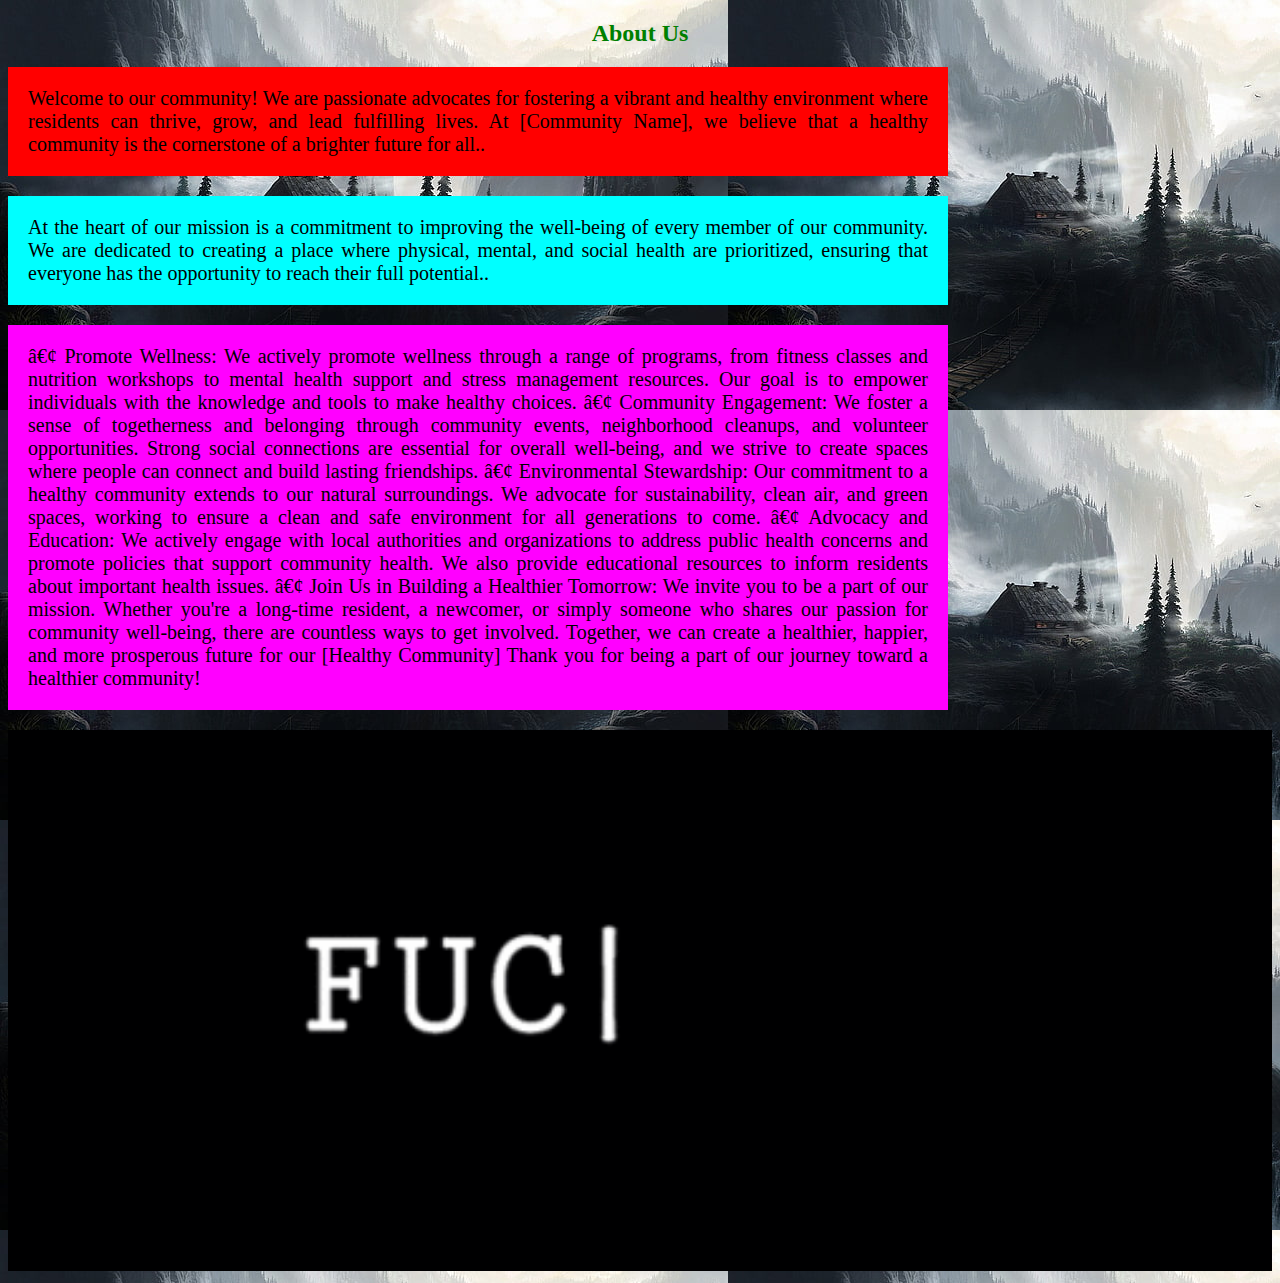
<file: About.html>
<!DOCTYPE html>
<html>
<head>
<meta charset="ISO-8859-1">
<link rel="stylesheet" href="TransparentParagraphText.css">
<title>Transparent border</title>
</head>
<body>
<font color="green"><h2 align="center">About Us</h2></font>
<p class="style1" align="center">

Welcome to our community! We are passionate advocates for fostering a vibrant and healthy environment where residents can thrive, grow, and lead fulfilling lives. At [Community Name], we believe that a healthy community is the cornerstone of a brighter future for all..</p>
<p class="style2" align="center"> At the heart of our mission is a commitment to improving the well-being of every member of our community. We are dedicated to creating a place where physical, mental, and social health are prioritized, ensuring that everyone has the opportunity to reach their full potential..</p>
<p class="style3" align="center">• Promote Wellness: We actively promote wellness through a range of programs, from fitness classes and nutrition workshops to mental health support and stress management resources. Our goal is to empower individuals with the knowledge and tools to make healthy choices.

• Community Engagement: We foster a sense of togetherness and belonging through community events, neighborhood cleanups, and volunteer opportunities. Strong social connections are essential for overall well-being, and we strive to create spaces where people can connect and build lasting friendships.

• Environmental Stewardship: Our commitment to a healthy community extends to our natural surroundings. We advocate for sustainability, clean air, and green spaces, working to ensure a clean and safe environment for all generations to come.

• Advocacy and Education: We actively engage with local authorities and organizations to address public health concerns and promote policies that support community health. We also provide educational resources to inform residents about important health issues.

• Join Us in Building a Healthier Tomorrow:
We invite you to be a part of our mission. Whether you're a long-time resident, a newcomer, or simply someone who shares our passion for community well-being, there are countless ways to get involved. Together, we can create a healthier, happier, and more prosperous future for our [Healthy Community]

Thank you for being a part of our journey toward a healthier community!</p>
<img src="fuck.gif" width="100%" height="100%">
</body>
</html>
</file>
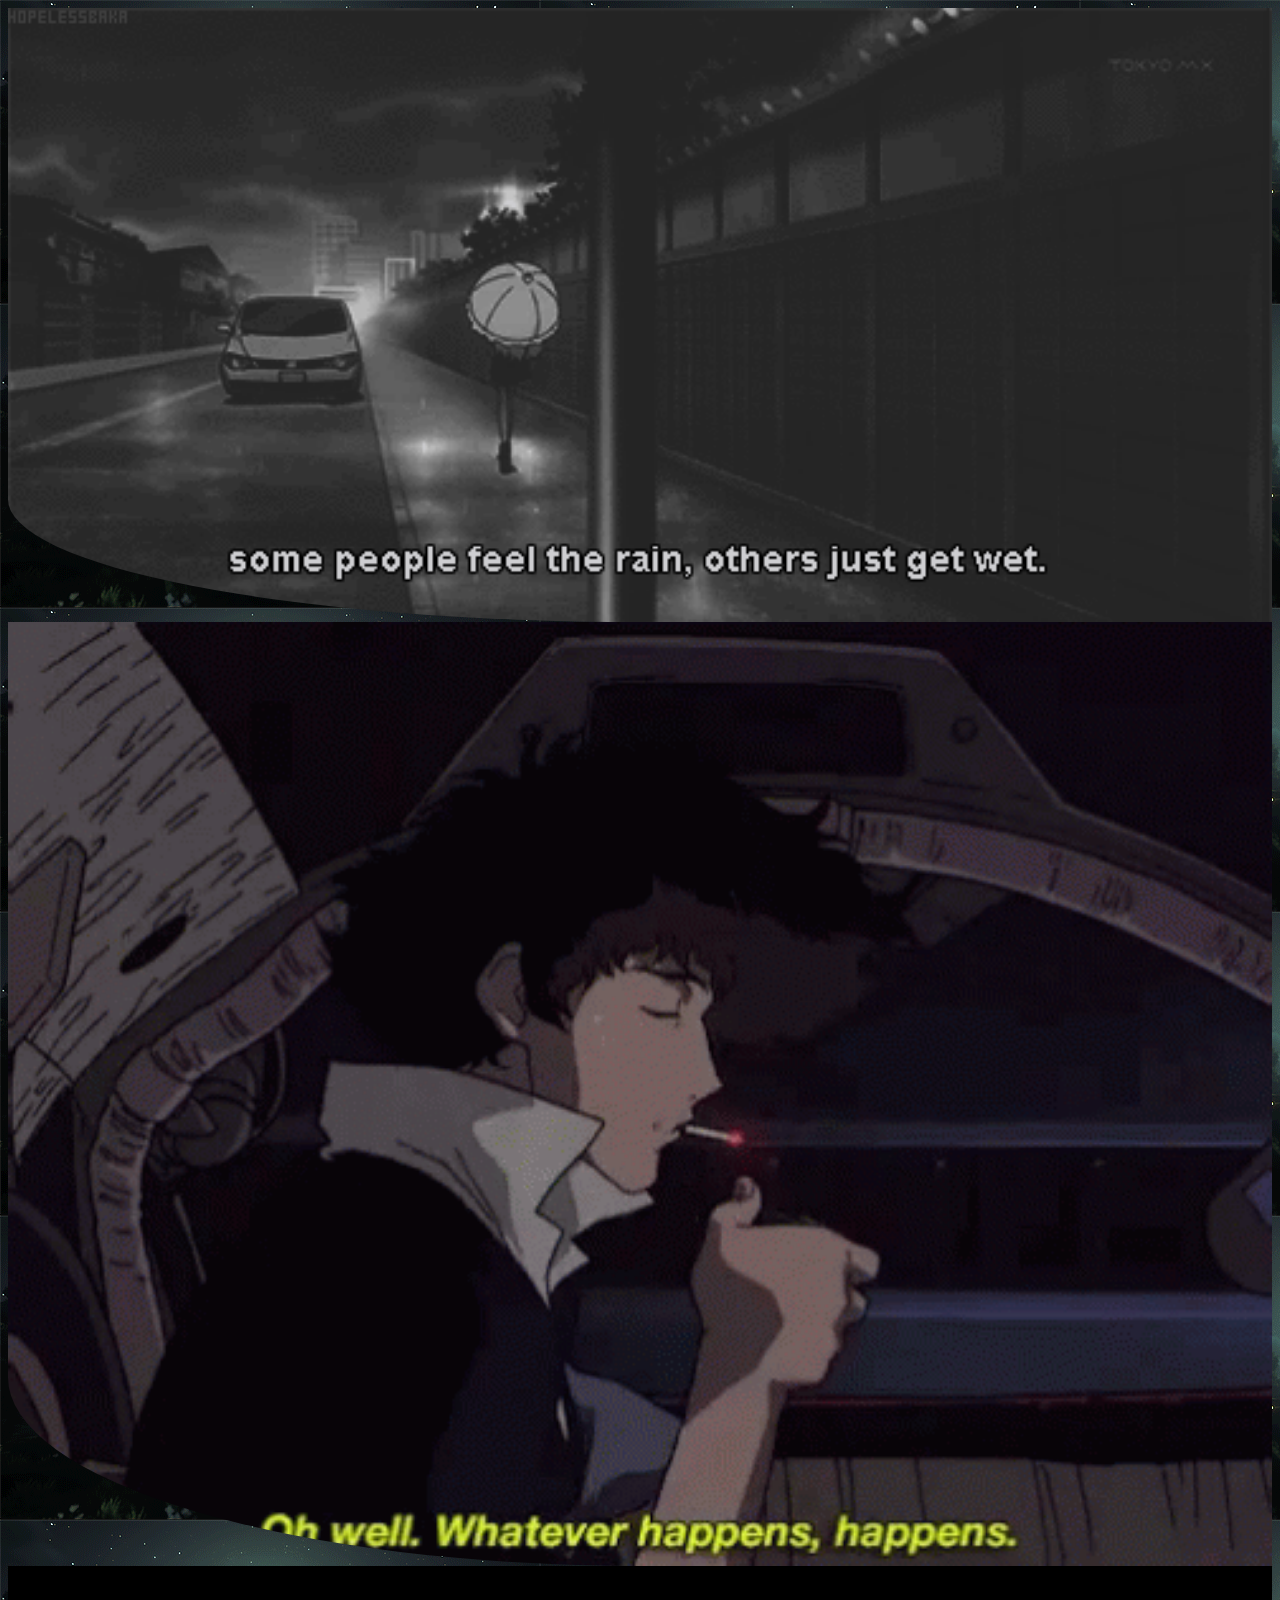
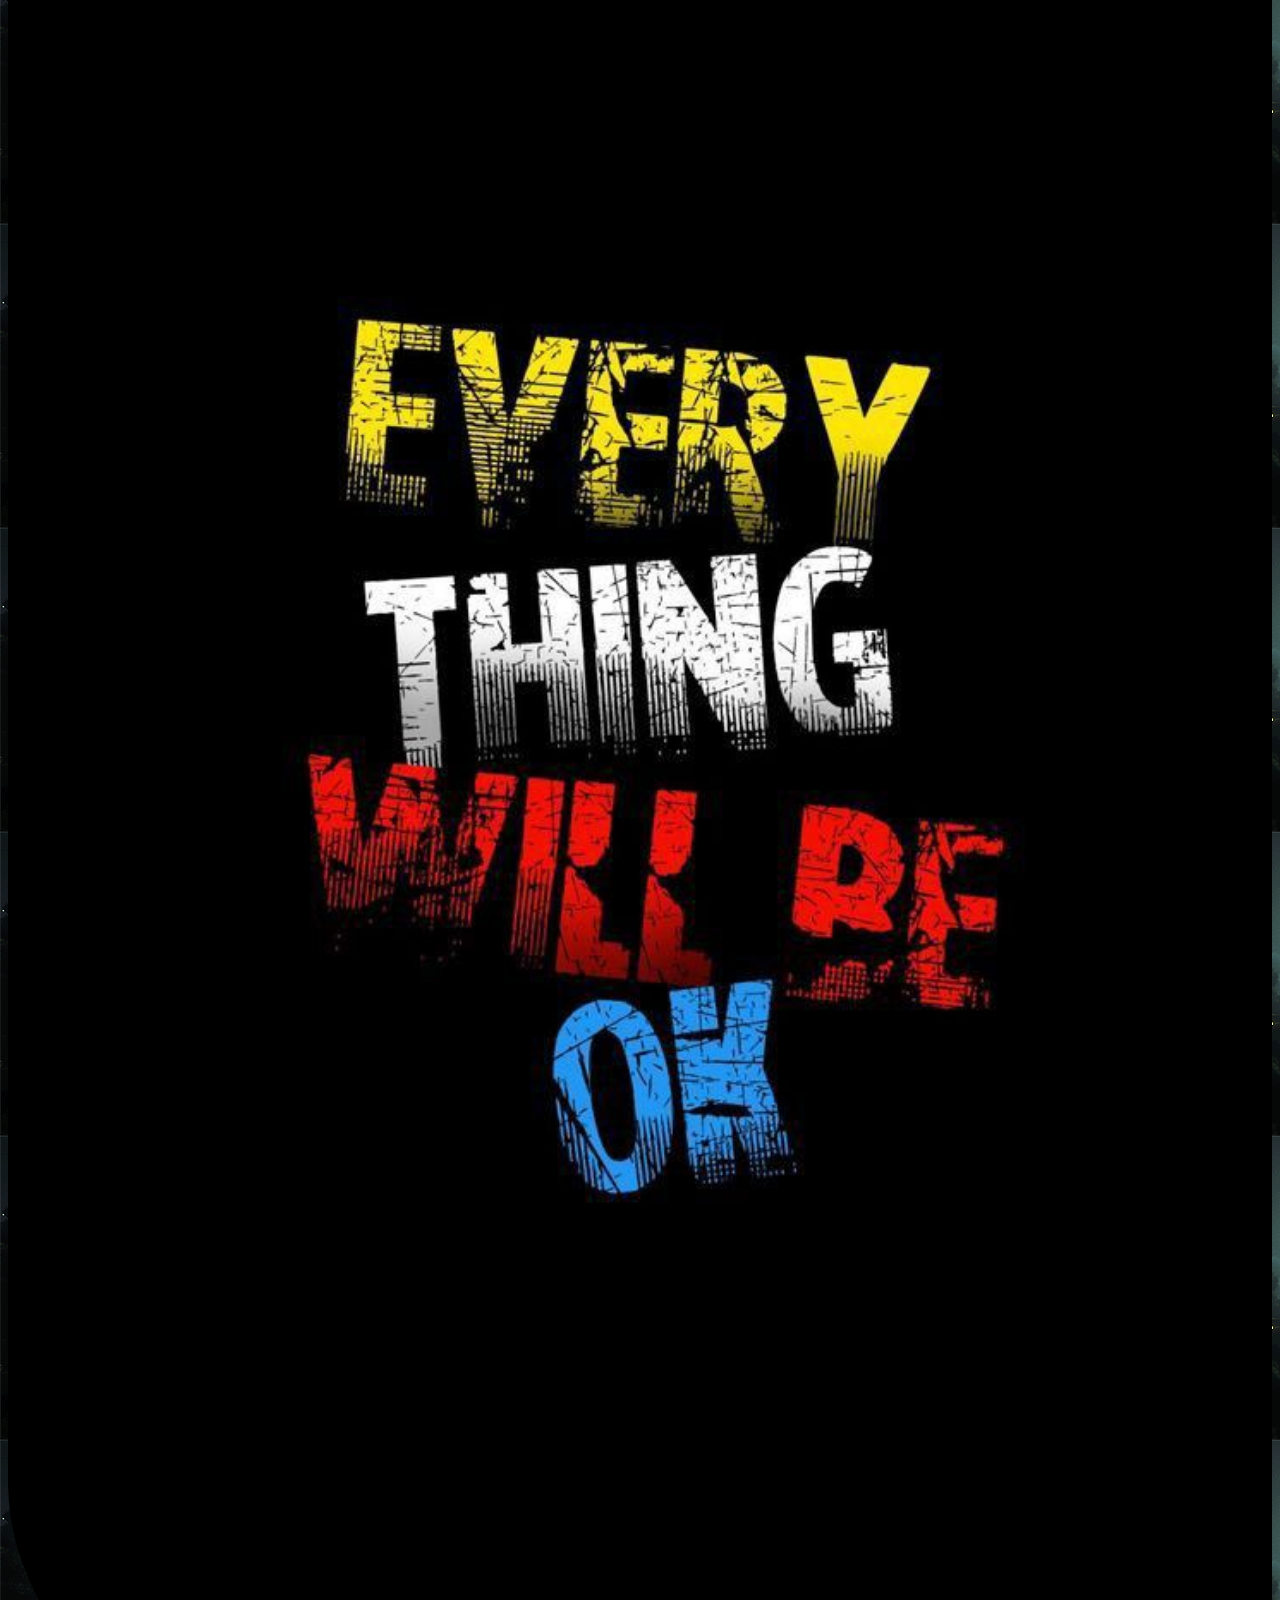
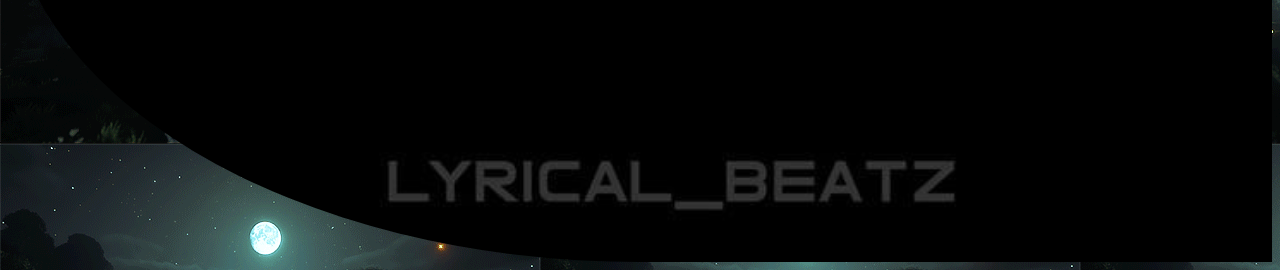
<file: Motivation.html>
<html>
  <img src="gif1.gif" width="100%">
  <img src="quote1.gif" width="100%">
  <img src="hehe.jpg" width="100%">
  <style>
    img {
    border: 5px solid url(bgg.gif);
    border-bottom-left-radius: 50% 20%;
    }
    body {
      background-image: url(background.gif);
    }
  </style>
</html>
</file>
<file: TransparentParagraphText.css>
p {
  width: 900px;
background: red;
border: 20px double transparent;
font-size: 20px;
text-align: justify;
}
style1
{
width: 900px;
background: red;
border: 20px double transparent;
font-size: 20px;
text-align: justify;
}
.style2
{
width: 900px;
background:aqua;
border: 20px double transparent;
font-size: 20px;
text-align: justify;
}
.style3
{
width: 900px;
background: fuchsia;
border: 20px double transparent;
font-size: 20px;
text-align: justify;
}
body
{
background: url(Nature.jpg);
}
</file>
